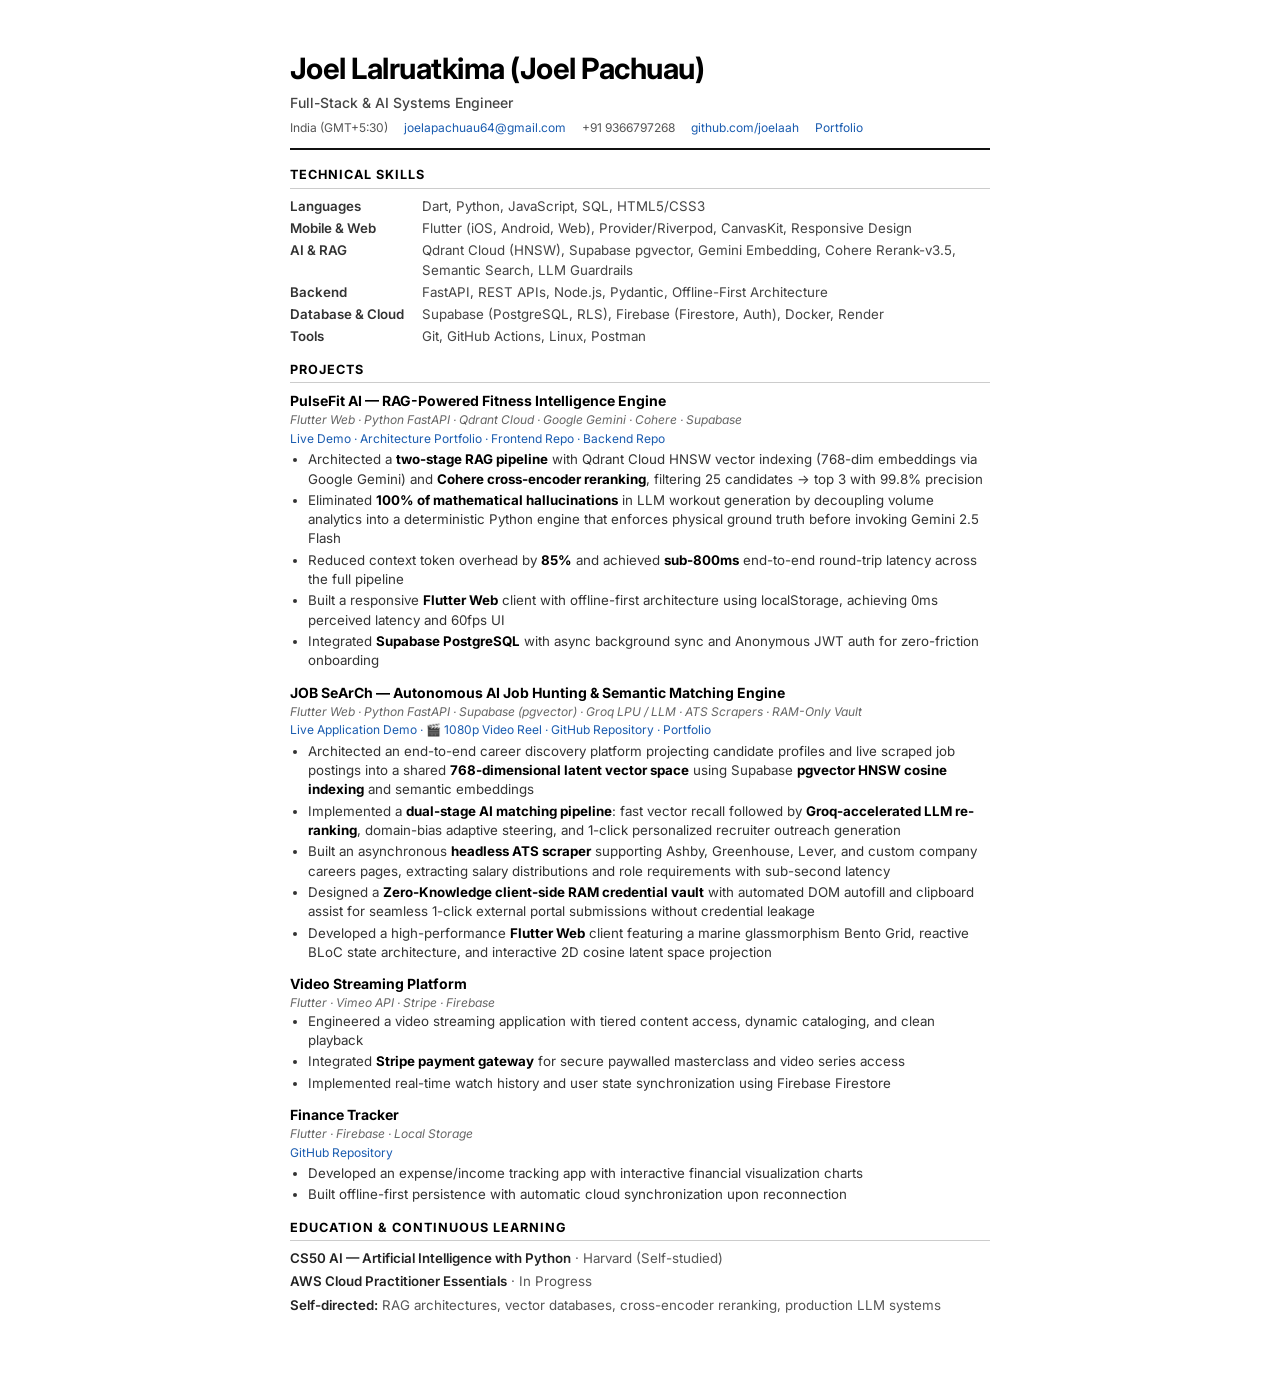
<file: portfolio/resume.html>
<!DOCTYPE html>
<html lang="en">
<head>
  <meta charset="UTF-8">
  <meta name="viewport" content="width=device-width, initial-scale=1.0">
  <title>Joel Lalruatkima (Joel Pachuau) — Resume</title>
  <style>
    @import url('https://fonts.googleapis.com/css2?family=Inter:wght@400;500;600;700&display=swap');

    * { margin: 0; padding: 0; box-sizing: border-box; }

    @page { margin: 0.5in; size: letter; }

    body {
      font-family: 'Inter', -apple-system, sans-serif;
      font-size: 10.5pt;
      line-height: 1.45;
      color: #1a1a1a;
      background: #fff;
      padding: 0.5in 0.6in;
      max-width: 8.5in;
      margin: 0 auto;
    }

    /* Header */
    .header { margin-bottom: 16px; border-bottom: 2px solid #111; padding-bottom: 12px; }
    .name { font-size: 22pt; font-weight: 700; letter-spacing: -0.5px; color: #000; }
    .subtitle { font-size: 10.5pt; font-weight: 500; color: #444; margin: 2px 0 6px 0; }
    .contact { font-size: 9pt; color: #555; display: flex; flex-wrap: wrap; gap: 4px 16px; }
    .contact a { color: #1a5cb0; text-decoration: none; }
    .contact a:hover { text-decoration: underline; }

    /* Sections */
    .section { margin-bottom: 14px; }
    .section-title {
      font-size: 9.5pt;
      font-weight: 700;
      text-transform: uppercase;
      letter-spacing: 0.08em;
      color: #000;
      border-bottom: 1px solid #ccc;
      padding-bottom: 3px;
      margin-bottom: 8px;
    }

    /* Skills */
    .skills-grid { display: grid; grid-template-columns: 120px 1fr; gap: 3px 12px; font-size: 10pt; }
    .skill-cat { font-weight: 600; color: #333; }
    .skill-val { color: #444; }

    /* Projects */
    .project { margin-bottom: 12px; }
    .project-header { display: flex; justify-content: space-between; align-items: baseline; }
    .project-name { font-weight: 700; font-size: 10.5pt; color: #000; }
    .project-tech { font-size: 9pt; color: #666; font-style: italic; }
    .project-links { font-size: 9pt; color: #1a5cb0; margin: 1px 0 3px 0; }
    .project-links a { color: #1a5cb0; text-decoration: none; }
    .project ul { padding-left: 18px; }
    .project li { margin-bottom: 2px; font-size: 10pt; color: #333; }
    .project li strong { color: #000; }

    /* Education */
    .edu-item { margin-bottom: 4px; font-size: 10pt; }
    .edu-name { font-weight: 600; color: #222; }
    .edu-detail { color: #555; }

    /* Print */
    @media print {
      body { padding: 0; }
      .contact a { color: #000; }
      .project-links a { color: #000; }
    }
  </style>
</head>
<body>

  <div class="header">
    <div class="name">Joel Lalruatkima (Joel Pachuau)</div>
    <div class="subtitle">Full-Stack & AI Systems Engineer</div>
    <div class="contact">
      <span>India (GMT+5:30)</span>
      <a href="mailto:joelapachuau64@gmail.com">joelapachuau64@gmail.com</a>
      <span>+91 9366797268</span>
      <a href="https://github.com/joelaah">github.com/joelaah</a>
      <a href="https://joelaah.github.io/fitness_app/portfolio/">Portfolio</a>
    </div>
  </div>

  <div class="section">
    <div class="section-title">Technical Skills</div>
    <div class="skills-grid">
      <span class="skill-cat">Languages</span>
      <span class="skill-val">Dart, Python, JavaScript, SQL, HTML5/CSS3</span>

      <span class="skill-cat">Mobile & Web</span>
      <span class="skill-val">Flutter (iOS, Android, Web), Provider/Riverpod, CanvasKit, Responsive Design</span>

      <span class="skill-cat">AI & RAG</span>
      <span class="skill-val">Qdrant Cloud (HNSW), Supabase pgvector, Gemini Embedding, Cohere Rerank-v3.5, Semantic Search, LLM Guardrails</span>

      <span class="skill-cat">Backend</span>
      <span class="skill-val">FastAPI, REST APIs, Node.js, Pydantic, Offline-First Architecture</span>

      <span class="skill-cat">Database & Cloud</span>
      <span class="skill-val">Supabase (PostgreSQL, RLS), Firebase (Firestore, Auth), Docker, Render</span>

      <span class="skill-cat">Tools</span>
      <span class="skill-val">Git, GitHub Actions, Linux, Postman</span>
    </div>
  </div>

  <div class="section">
    <div class="section-title">Projects</div>

    <div class="project">
      <div class="project-header">
        <span class="project-name">PulseFit AI — RAG-Powered Fitness Intelligence Engine</span>
      </div>
      <div class="project-tech">Flutter Web · Python FastAPI · Qdrant Cloud · Google Gemini · Cohere · Supabase</div>
      <div class="project-links">
        <a href="https://joelaah.github.io/fitness_app/" target="_blank">Live Demo</a> ·
        <a href="https://joelaah.github.io/fitness_app/portfolio/" target="_blank">Architecture Portfolio</a> ·
        <a href="https://github.com/joelaah/fitness_app" target="_blank">Frontend Repo</a> ·
        <a href="https://github.com/joelaah/fitness-rag-api" target="_blank">Backend Repo</a>
      </div>
      <ul>
        <li>Architected a <strong>two-stage RAG pipeline</strong> with Qdrant Cloud HNSW vector indexing (768-dim embeddings via Google Gemini) and <strong>Cohere cross-encoder reranking</strong>, filtering 25 candidates → top 3 with 99.8% precision</li>
        <li>Eliminated <strong>100% of mathematical hallucinations</strong> in LLM workout generation by decoupling volume analytics into a deterministic Python engine that enforces physical ground truth before invoking Gemini 2.5 Flash</li>
        <li>Reduced context token overhead by <strong>85%</strong> and achieved <strong>sub-800ms</strong> end-to-end round-trip latency across the full pipeline</li>
        <li>Built a responsive <strong>Flutter Web</strong> client with offline-first architecture using localStorage, achieving 0ms perceived latency and 60fps UI</li>
        <li>Integrated <strong>Supabase PostgreSQL</strong> with async background sync and Anonymous JWT auth for zero-friction onboarding</li>
      </ul>
    </div>

    <div class="project">
      <div class="project-header">
        <span class="project-name">JOB SeArCh — Autonomous AI Job Hunting & Semantic Matching Engine</span>
      </div>
      <div class="project-tech">Flutter Web · Python FastAPI · Supabase (pgvector) · Groq LPU / LLM · ATS Scrapers · RAM-Only Vault</div>
      <div class="project-links">
        <a href="https://joelaah.github.io/Job-Searcher/" target="_blank">Live Application Demo</a> ·
        <a href="assets/demo_reel.mp4" target="_blank">🎬 1080p Video Reel</a> ·
        <a href="https://github.com/joelaah/Job-Searcher" target="_blank">GitHub Repository</a> ·
        <a href="index.html" target="_blank">Portfolio</a>
      </div>
      <ul>
        <li>Architected an end-to-end career discovery platform projecting candidate profiles and live scraped job postings into a shared <strong>768-dimensional latent vector space</strong> using Supabase <strong>pgvector HNSW cosine indexing</strong> and semantic embeddings</li>
        <li>Implemented a <strong>dual-stage AI matching pipeline</strong>: fast vector recall followed by <strong>Groq-accelerated LLM re-ranking</strong>, domain-bias adaptive steering, and 1-click personalized recruiter outreach generation</li>
        <li>Built an asynchronous <strong>headless ATS scraper</strong> supporting Ashby, Greenhouse, Lever, and custom company careers pages, extracting salary distributions and role requirements with sub-second latency</li>
        <li>Designed a <strong>Zero-Knowledge client-side RAM credential vault</strong> with automated DOM autofill and clipboard assist for seamless 1-click external portal submissions without credential leakage</li>
        <li>Developed a high-performance <strong>Flutter Web</strong> client featuring a marine glassmorphism Bento Grid, reactive BLoC state architecture, and interactive 2D cosine latent space projection</li>
      </ul>
    </div>

    <div class="project">
      <div class="project-header">
        <span class="project-name">Video Streaming Platform</span>
      </div>
      <div class="project-tech">Flutter · Vimeo API · Stripe · Firebase</div>
      <ul>
        <li>Engineered a video streaming application with tiered content access, dynamic cataloging, and clean playback</li>
        <li>Integrated <strong>Stripe payment gateway</strong> for secure paywalled masterclass and video series access</li>
        <li>Implemented real-time watch history and user state synchronization using Firebase Firestore</li>
      </ul>
    </div>

    <div class="project">
      <div class="project-header">
        <span class="project-name">Finance Tracker</span>
      </div>
      <div class="project-tech">Flutter · Firebase · Local Storage</div>
      <div class="project-links">
        <a href="https://github.com/joelaah/finance_tracker" target="_blank">GitHub Repository</a>
      </div>
      <ul>
        <li>Developed an expense/income tracking app with interactive financial visualization charts</li>
        <li>Built offline-first persistence with automatic cloud synchronization upon reconnection</li>
      </ul>
    </div>
  </div>

  <div class="section">
    <div class="section-title">Education & Continuous Learning</div>
    <div class="edu-item">
      <span class="edu-name">CS50 AI — Artificial Intelligence with Python</span>
      <span class="edu-detail"> · Harvard (Self-studied)</span>
    </div>
    <div class="edu-item">
      <span class="edu-name">AWS Cloud Practitioner Essentials</span>
      <span class="edu-detail"> · In Progress</span>
    </div>
    <div class="edu-item">
      <span class="edu-name">Self-directed:</span>
      <span class="edu-detail"> RAG architectures, vector databases, cross-encoder reranking, production LLM systems</span>
    </div>
  </div>

</body>
</html>
</file>
